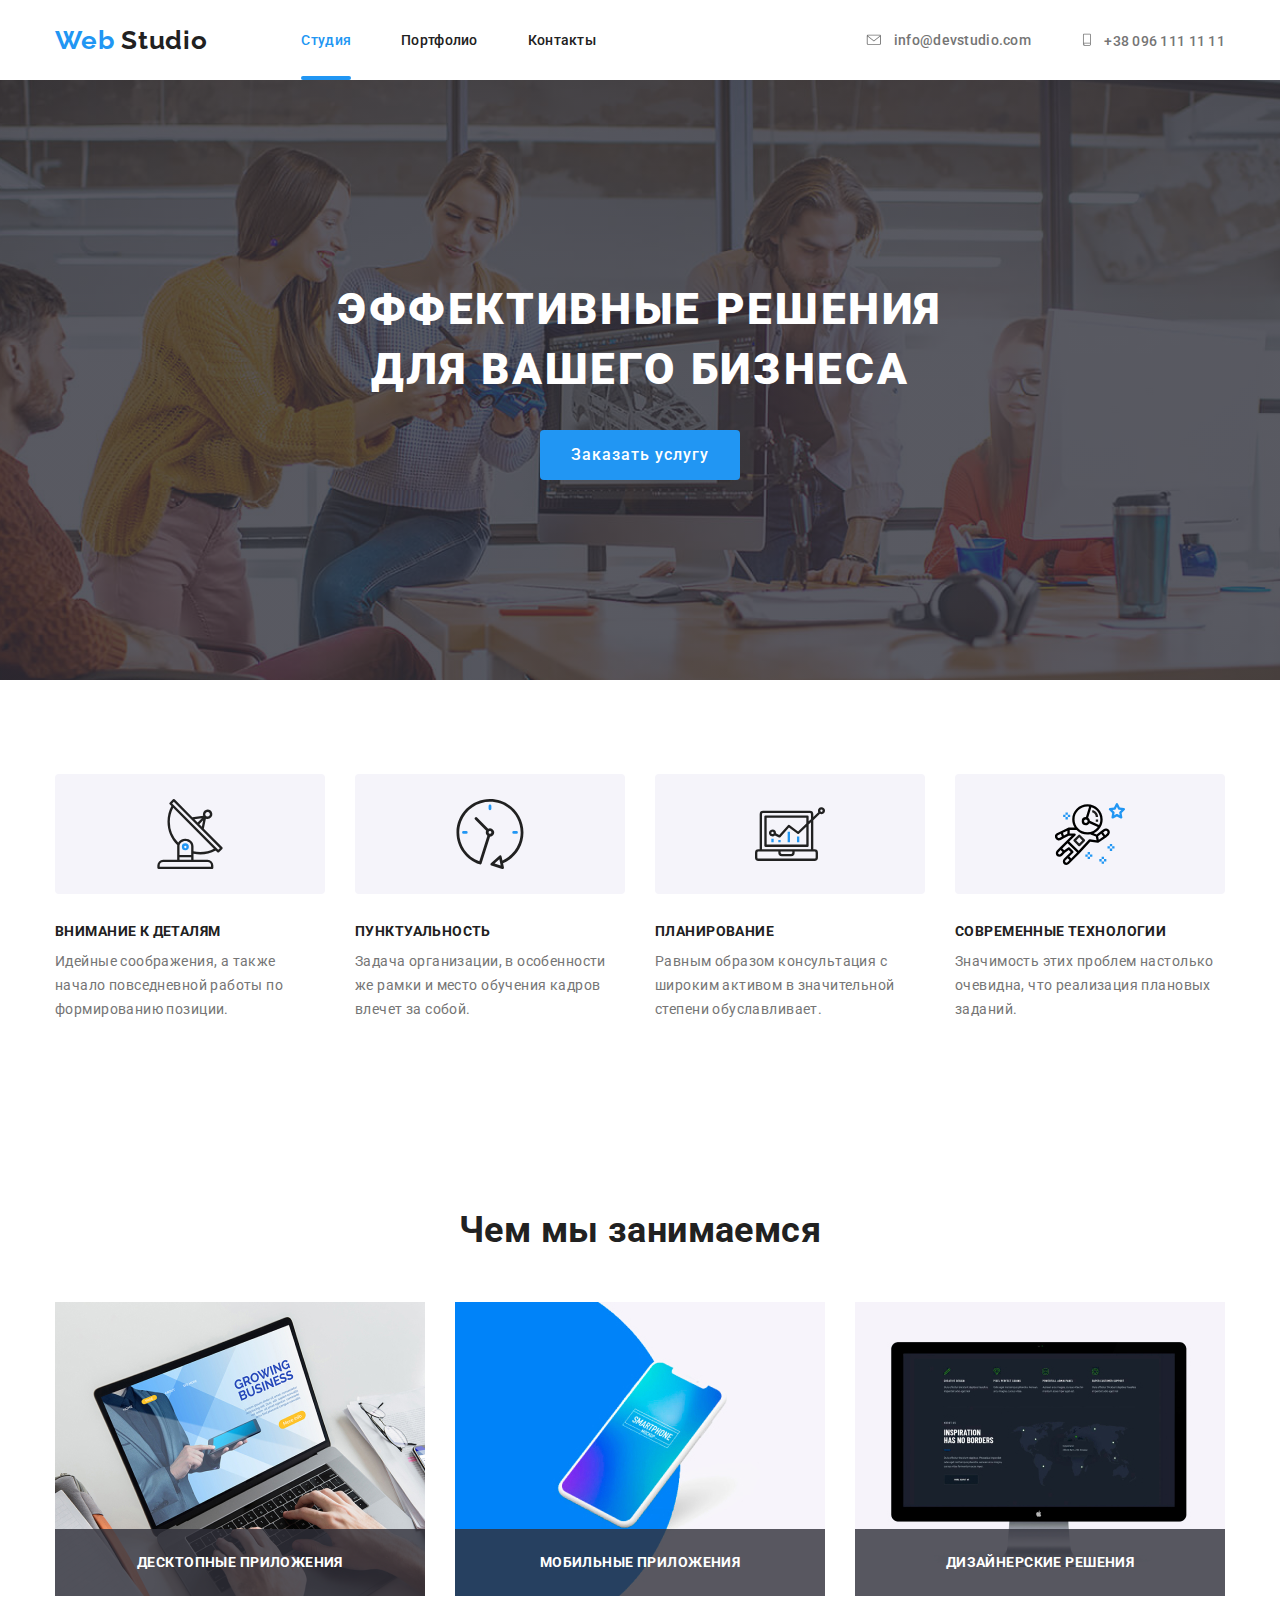
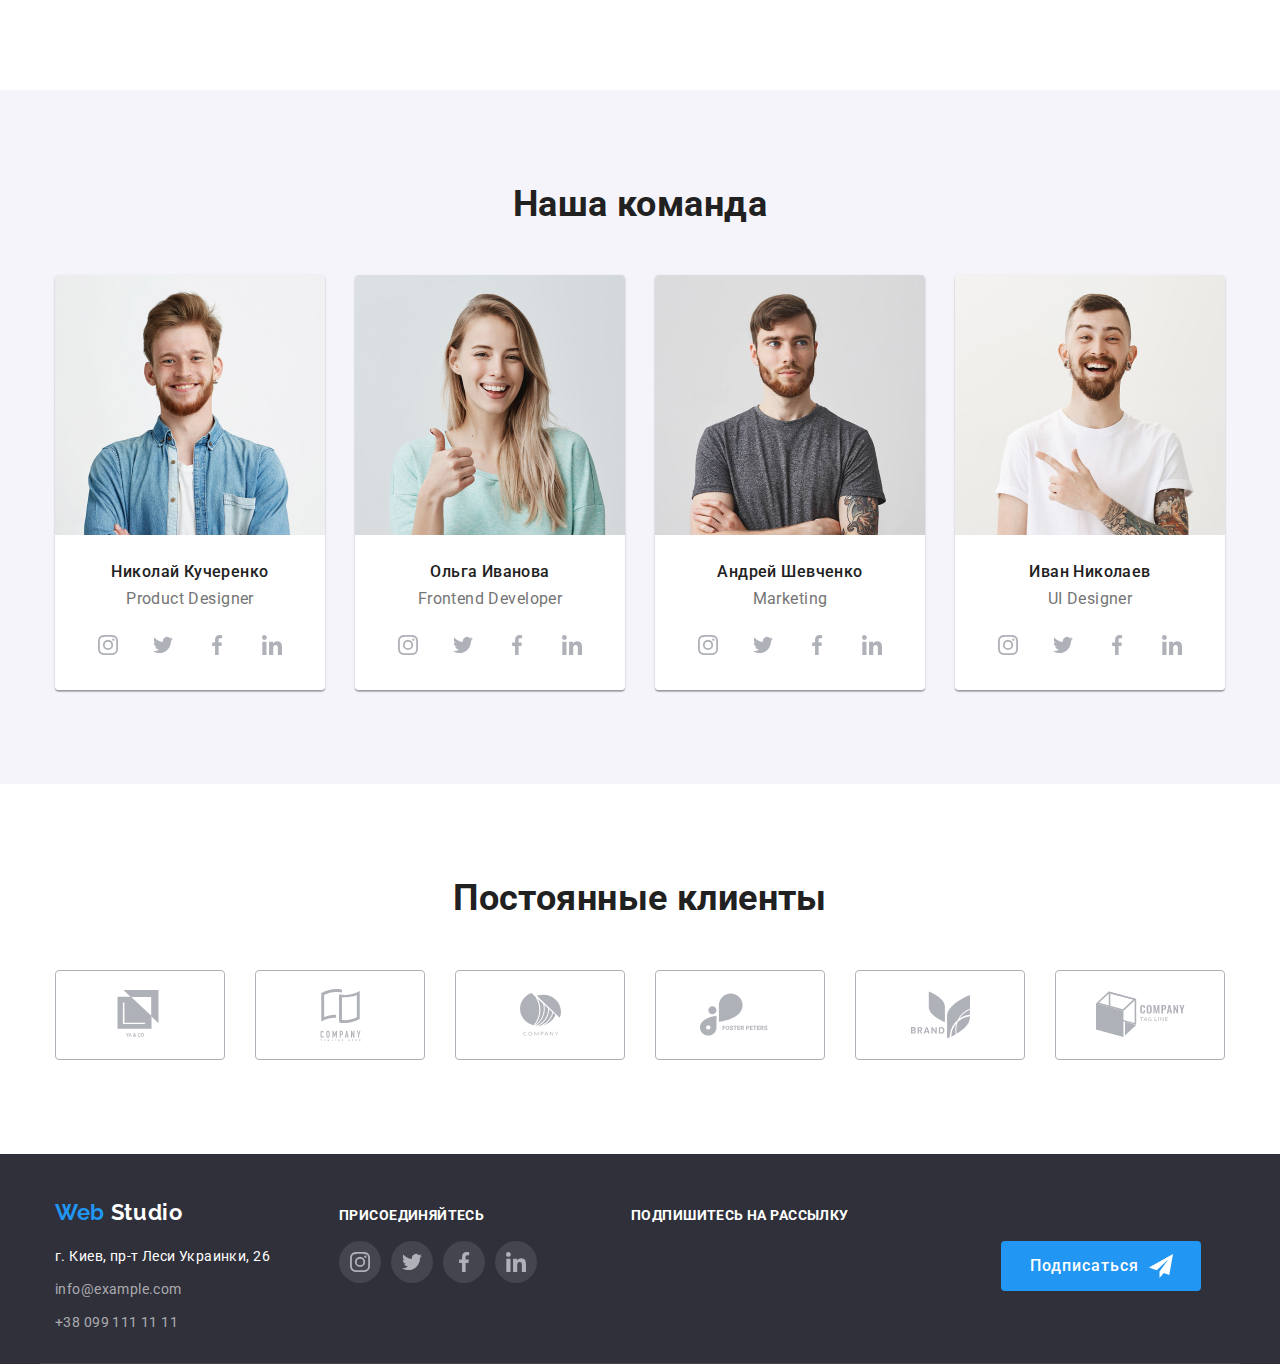
<file: index.html>
<!DOCTYPE html>
<html lang="ru">
  <head>
    <meta charset="UTF-8" />
    <meta name="viewport" content="width=device-width, initial-scale=1.0" />
    <link
      rel="stylesheet"
      href="https://fonts.googleapis.com/css2?family=Raleway:wght@700&family=Roboto:wght@400;500;900&display=swap"
    />
    <link
      rel="stylesheet"
      href="https://cdnjs.cloudflare.com/ajax/libs/modern-normalize/0.6.0/modern-normalize.min.css"
    />
    <link rel="stylesheet" href="./css/styles.css" />
    <title>Студия</title>
  </head>

  <body>
    <header>
      <div class="container">
        <a href="./index.html" class="logo" id="top"
          ><span class="active">Web</span> Studio</a
        >
        <nav class="navigation">
          <ul class="nav-list">
            <li class="nav-item">
              <a href="./index.html" class="nav-linc activenav">Студия</a>
            </li>
            <li class="nav-item">
              <a href="./portfolio.html" class="nav-linc">Портфолио</a>
            </li>
            <li class="nav-item"><a href="" class="nav-linc">Контакты</a></li>
          </ul>
        </nav>
        <address>
          <ul class="contacts-list">
            <li class="contacts-item">
              <a href="mailto:info@devstudio.com" class="headericon"
                ><svg class="icon-mail" width="16" height="12">
                  <use href="./images/sprite.svg#iconmail"></use>
                </svg>
                info@devstudio.com</a
              >
            </li>
            <li class="contacts-item">
              <a href="tel:+380961111111" class="headericon"
                ><svg class="icon-phone" width="10" height="15">
                  <use href="./images/sprite.svg#icontelephone01"></use>
                </svg>
                +38 096 111 11 11</a
              >
            </li>
          </ul>
        </address>
      </div>
    </header>
    <main>
      <!-- Hero -->
      <section class="hero">
        <h1 class="hero-title">
          Эффективные решения <br />
          для вашего бизнеса
        </h1>
        <button type="button" class="button main">Заказать услугу</button>
      </section>
      <!-- Features -->
      <section class="features">
        <div class="container">
          <h2 class="title">Наши преимущества</h2>
          <!--Спрятать заголовок-->
          <ul class="features-list">
            <li class="featitem satelite">
              <div class="itemfeatitem">
                <svg class="featuresicon" width="70" height="70">
                  <use href="./images/sprite.svg#iconisatelite"></use>
                </svg>
              </div>
              <h3 class="item-title">Внимание к деталям</h3>
              <p class="item-text">
                Идейные соображения, а также начало повседневной работы по
                формированию позиции.
              </p>
            </li>
            <li class="featitem clock">
              <div class="itemfeatitem">
                <svg class="featuresicon" width="70" height="70">
                  <use href="./images/sprite.svg#iconiclock"></use>
                </svg>
              </div>
              <h3 class="item-title">Пунктуальность</h3>
              <p class="item-text">
                Задача организации, в особенности же рамки и место обучения
                кадров влечет за собой.
              </p>
            </li>
            <li class="featitem diagram">
              <div class="itemfeatitem">
                <svg class="featuresicon" width="70" height="70">
                  <use href="./images/sprite.svg#iconidiagram"></use>
                </svg>
              </div>
              <h3 class="item-title">Планирование</h3>
              <p class="item-text">
                Равным образом консультация с широким активом в значительной
                степени обуславливает.
              </p>
            </li>
            <li class="featitem astronaut">
              <div class="itemfeatitem">
                <svg class="featuresicon" width="70" height="70">
                  <use href="./images/sprite.svg#iconiastronaut"></use>
                </svg>
              </div>
              <h3 class="item-title">Современные технологии</h3>
              <p class="item-text">
                Значимость этих проблем настолько очевидна, что реализация
                плановых заданий.
              </p>
            </li>
          </ul>
        </div>
      </section>
      <!-- Wedoit -->
      <section class="wedoit">
        <div class="container">
          <h2 class="title">Чем мы занимаемся</h2>
          <ul class="wedoit-list">
            <li class="wedoit-item">
              <div class="item-link" href="">
                <img src="./images/img011.jpg" alt="Изображение ноутбука" />
                <h3 class="item-title">Десктопные приложения</h3>
              </div>
            </li>
            <li class="wedoit-item">
              <div class="wedo-image">
                <img src="./images/img012.jpg" alt="Изображение телефона" />
                <h3 class="item-title">Мобильные приложения</h3>
              </div>
            </li>
            <li class="wedoit-item">
              <div class="wedo-image">
                <img src="./images/img013.jpg" alt="Изображение монитора" />
                <h3 class="item-title">Дизайнерские решения</h3>
              </div>
            </li>
          </ul>
        </div>
      </section>
      <!-- Team -->
      <section class="team">
        <div class="container">
          <h2 class="title">Наша команда</h2>
          <ul class="team-list">
            <li class="team-item">
              <div class="team-photo">
                <img src="./images/john.jpg" alt="Фото Николая" />
              </div>
              <div class="team-item-info">
                <h3 class="item-title">Николай Кучеренко</h3>
                <p class="item-descriptionteam" lang="en">Product Designer</p>
                <ul class="social">
                  <li class="social-item">
                    <a href="" class="sociallinc"
                      ><svg class="socialicon" width="20" height="20">
                        <use href="./images/sprite.svg#iconinstagram"></use>
                      </svg>
                    </a>
                  </li>
                  <li class="social-item">
                    <a href="" class="sociallinc"
                      ><svg class="socialicon" width="20" height="20">
                        <use href="./images/sprite.svg#icontvitter"></use>
                      </svg>
                    </a>
                  </li>
                  <li class="social-item">
                    <a href="" class="sociallinc"
                      ><svg class="socialicon" width="20" height="20">
                        <use href="./images/sprite.svg#iconfasebook"></use>
                      </svg>
                    </a>
                  </li>
                  <li class="social-item">
                    <a href="" class="sociallinc"
                      ><svg class="socialicon" width="20" height="20">
                        <use href="./images/sprite.svg#iconin"></use>
                      </svg>
                    </a>
                  </li>
                </ul>
              </div>
            </li>
            <li class="team-item">
              <div class="team-photo">
                <img src="./images/marta.jpg" alt="Фото Ольги" />
              </div>
              <div class="team-item-info">
                <h3 class="item-title">Ольга Иванова</h3>
                <p class="item-descriptionteam" lang="en">Frontend Developer</p>
                <ul class="social">
                  <li class="social-item">
                    <a href="" class="sociallinc"
                      ><svg class="socialicon" width="20" height="20">
                        <use href="./images/sprite.svg#iconinstagram"></use>
                      </svg>
                    </a>
                  </li>
                  <li class="social-item">
                    <a href="" class="sociallinc"
                      ><svg class="socialicon" width="20" height="20">
                        <use href="./images/sprite.svg#icontvitter"></use>
                      </svg>
                    </a>
                  </li>
                  <li class="social-item">
                    <a href="" class="sociallinc"
                      ><svg class="socialicon" width="20" height="20">
                        <use href="./images/sprite.svg#iconfasebook"></use>
                      </svg>
                    </a>
                  </li>
                  <li class="social-item">
                    <a href="" class="sociallinc"
                      ><svg class="socialicon" width="20" height="20">
                        <use href="./images/sprite.svg#iconin"></use>
                      </svg>
                    </a>
                  </li>
                </ul>
              </div>
            </li>
            <li class="team-item">
              <div class="team-photo">
                <img src="./images/robert.jpg" alt="Фото Андрея" />
              </div>
              <div class="team-item-info">
                <h3 class="item-title">Андрей Шевченко</h3>
                <p class="item-descriptionteam" lang="en">Marketing</p>
                <ul class="social">
                  <li class="social-item">
                    <a href="" class="sociallinc"
                      ><svg class="socialicon" width="20" height="20">
                        <use href="./images/sprite.svg#iconinstagram"></use>
                      </svg>
                    </a>
                  </li>
                  <li class="social-item">
                    <a href="" class="sociallinc"
                      ><svg class="socialicon" width="20" height="20">
                        <use href="./images/sprite.svg#icontvitter"></use>
                      </svg>
                    </a>
                  </li>
                  <li class="social-item">
                    <a href="" class="sociallinc"
                      ><svg class="socialicon" width="20" height="20">
                        <use href="./images/sprite.svg#iconfasebook"></use>
                      </svg>
                    </a>
                  </li>
                  <li class="social-item">
                    <a href="" class="sociallinc"
                      ><svg class="socialicon" width="20" height="20">
                        <use href="./images/sprite.svg#iconin"></use>
                      </svg>
                    </a>
                  </li>
                </ul>
              </div>
            </li>
            <li class="team-item">
              <div class="team-photo">
                <img src="./images/martin.jpg" alt="Фото Ивана" />
              </div>
              <div class="team-item-info">
                <h3 class="item-title">Иван Николаев</h3>
                <p class="item-descriptionteam" lang="en">UI Designer</p>
                <ul class="social">
                  <li class="social-item">
                    <a href="" class="sociallinc"
                      ><svg class="socialicon" width="20" height="20">
                        <use href="./images/sprite.svg#iconinstagram"></use>
                      </svg>
                    </a>
                  </li>
                  <li class="social-item">
                    <a href="" class="sociallinc"
                      ><svg class="socialicon" width="20" height="20">
                        <use href="./images/sprite.svg#icontvitter"></use>
                      </svg>
                    </a>
                  </li>
                  <li class="social-item">
                    <a href="" class="sociallinc"
                      ><svg class="socialicon" width="20" height="20">
                        <use href="./images/sprite.svg#iconfasebook"></use>
                      </svg>
                    </a>
                  </li>
                  <li class="social-item">
                    <a href="" class="sociallinc"
                      ><svg class="socialicon" width="20" height="20">
                        <use href="./images/sprite.svg#iconin"></use>
                      </svg>
                    </a>
                  </li>
                </ul>
              </div>
            </li>
          </ul>
        </div>
      </section>
      <!-- Clients -->
      <section class="clients">
        <div class="container">
          <h2 class="title">Постоянные клиенты</h2>
          <ul class="clients-list">
            <li class="clients-item">
              <a href="" class="clientlinc"
                ><svg class="clienticon" width="50" height="50">
                  <use href="./images/sprite.svg#icondclient1"></use></svg
              ></a>
            </li>
            <li class="clients-item">
              <a href="#" class="clientlinc"
                ><svg class="clienticon" width="53" height="52">
                  <use href="./images/sprite.svg#icondclient2"></use></svg
              ></a>
            </li>
            <li class="clients-item">
              <a href="#" class="clientlinc"
                ><svg class="clienticon" width="43" height="43">
                  <use href="./images/sprite.svg#icondclient3"></use></svg
              ></a>
            </li>
            <li class="clients-item">
              <a href="#" class="clientlinc"
                ><svg class="clienticon" width="80" height="80">
                  <use href="./images/sprite.svg#icondclient4"></use></svg
              ></a>
            </li>
            <li class="clients-item">
              <a href="#" class="clientlinc"
                ><svg class="clienticon" width="59" height="60">
                  <use href="./images/sprite.svg#icondclient5"></use></svg
              ></a>
            </li>
            <li class="clients-item">
              <a href="#" class="clientlinc"
                ><svg class="clienticon" width="89" height="89">
                  <use href="./images/sprite.svg#icondclient6"></use></svg
              ></a>
            </li>
          </ul>
        </div>
      </section>
    </main>
    <footer>
      <div class="container">
        <div>
          <a class="logo" href=""><span class="active">Web</span> Studio</a>
          <address class="address">
            <ul class="address-list">
              <li class="address-item">г. Киев, пр-т Леси Украинки, 26</li>
              <li class="address-item">
                <a href="mailto:info@example.com">info@example.com</a>
              </li>
              <li class="address-item">
                <a href="tel:+380991111111">+38 099 111 11 11</a>
              </li>
            </ul>
          </address>
        </div>
        <div class="subscribe-social">
          <p class="subscribe">Присоединяйтесь</p>
          <ul class="social">
            <li class="social-item">
              <a href="" class="sociallinc"
                ><svg class="socialicon" width="20" height="20">
                  <use href="./images/sprite.svg#iconinstagram"></use>
                </svg>
              </a>
            </li>
            <li class="social-item">
              <a href="" class="sociallinc"
                ><svg class="socialicon" width="20" height="20">
                  <use href="./images/sprite.svg#icontvitter"></use>
                </svg>
              </a>
            </li>
            <li class="social-item">
              <a href="" class="sociallinc"
                ><svg class="socialicon" width="20" height="20">
                  <use href="./images/sprite.svg#iconfasebook"></use>
                </svg>
              </a>
            </li>
            <li class="social-item">
              <a href="" class="sociallinc"
                ><svg class="socialicon" width="20" height="20">
                  <use href="./images/sprite.svg#iconin"></use>
                </svg>
              </a>
            </li>
          </ul>
        </div>
        <div class="containt-subscribe">
          <div class="subscribe-form">
            <p class="subscribe">Подпишитесь на рассылку</p>
          </div>
          <!-- <div class="footteremail">E-mail</div> -->
          <div class="footbutton">
            <button type="button" class="button main btn-form-footer">
              Подписаться<svg class="sendicon" width="24" height="24">
                <use href="./images/sprite.svg#iconiconsend"></use>
              </svg>
            </button>
          </div>
        </div>
      </div>
    </footer>
  </body>
</html>
</file>
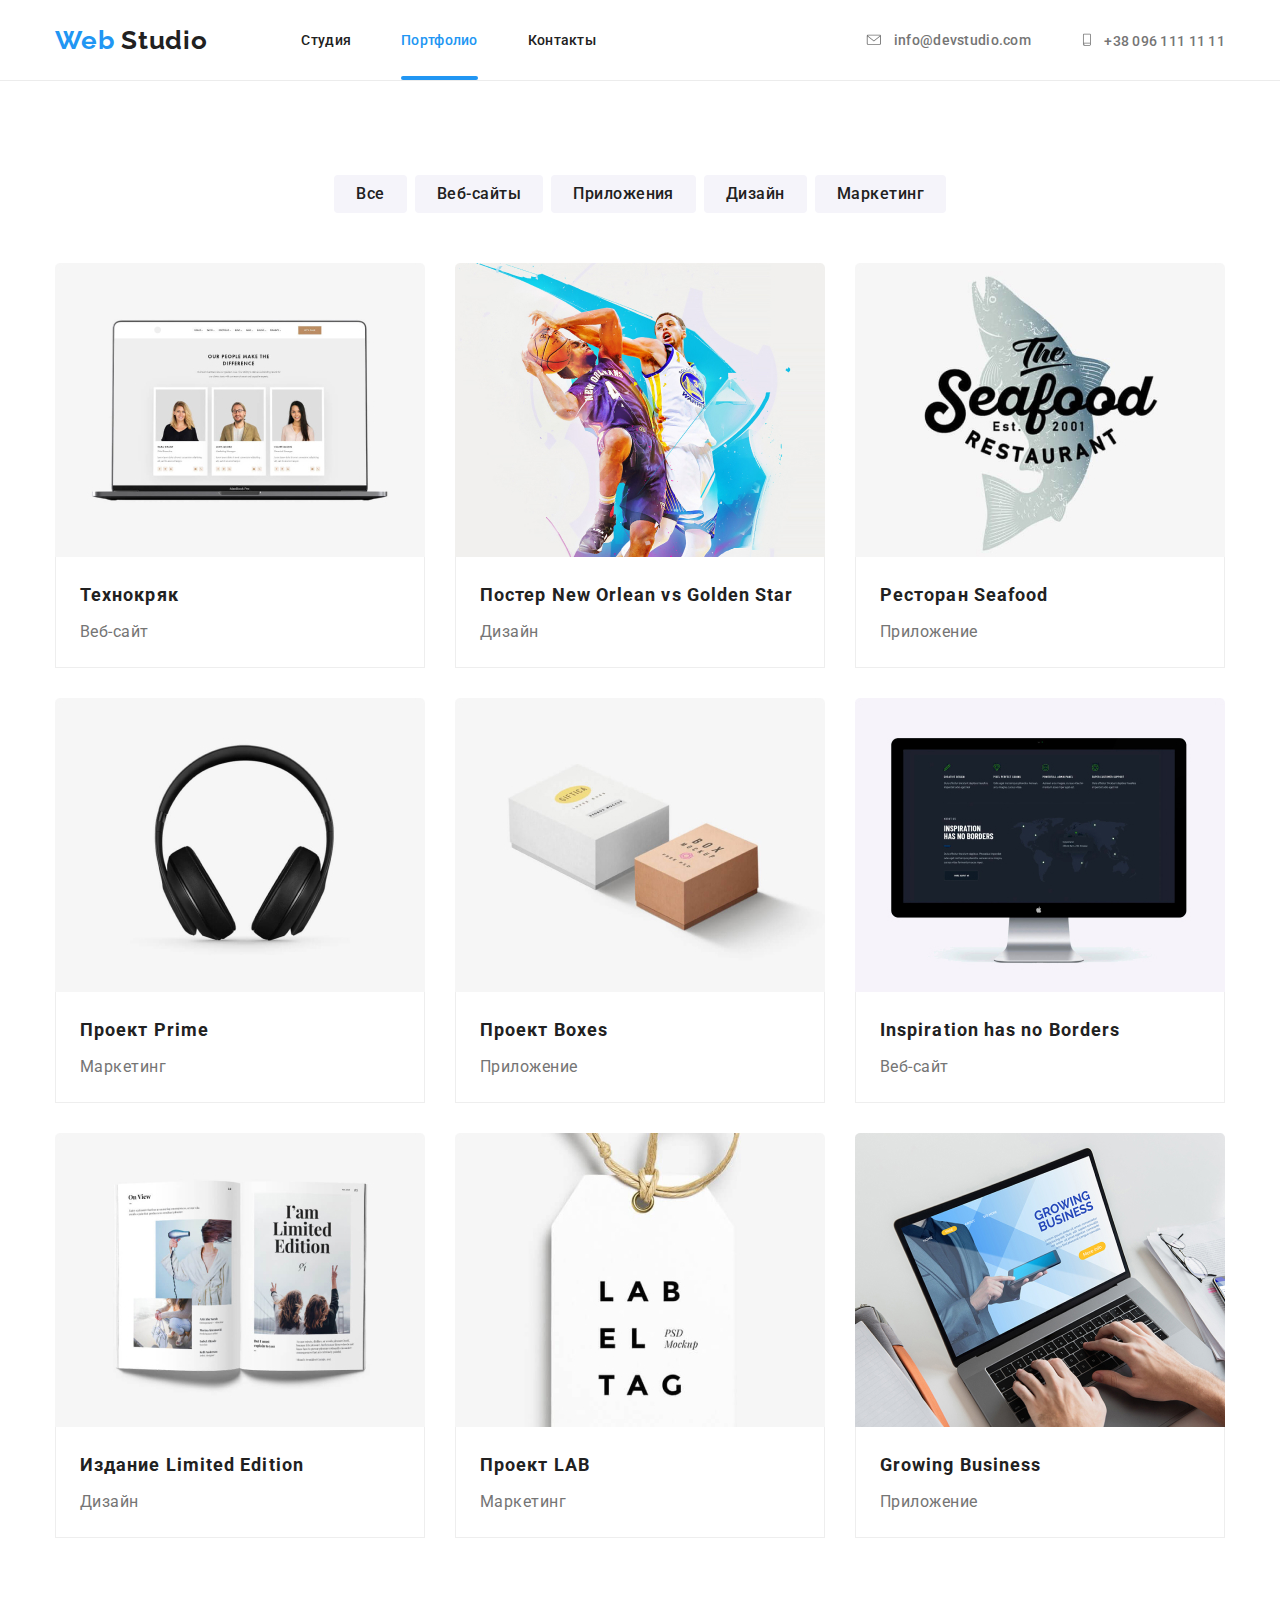
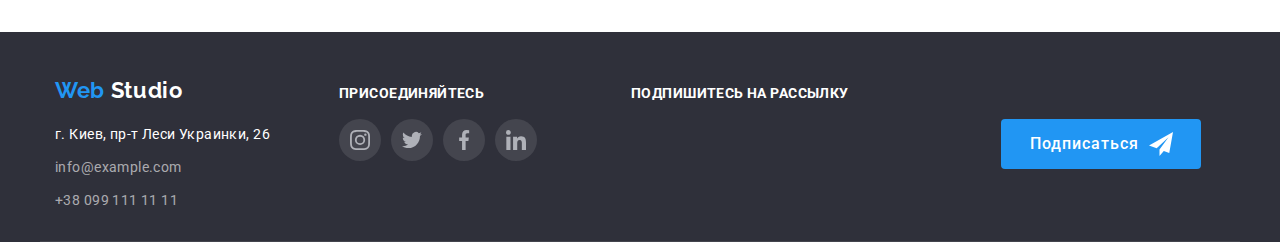
<file: portfolio.html>
<!DOCTYPE html>
<html lang="ru">
  <head>
    <meta charset="UTF-8" />
    <meta name="viewport" content="width=device-width, initial-scale=1.0" />
    <link
      rel="stylesheet"
      href="https://fonts.googleapis.com/css2?family=Raleway:wght@700&family=Roboto:wght@400;500;900&display=swap"
    />
    <link
      rel="stylesheet"
      href="https://cdnjs.cloudflare.com/ajax/libs/modern-normalize/0.6.0/modern-normalize.min.css"
    />
    <link rel="stylesheet" href="./css/styles.css" />
    <title>Портфолиo</title>
  </head>

  <body class="body">
    <header class="portfolioheader">
      <div class="container">
        <a href="./index.html" class="logo" id="top"
          ><span class="active">Web</span> Studio</a
        >
        <nav class="navigation">
          <ul class="nav-list">
            <li class="nav-item">
              <a href="./index.html" class="nav-linc">Студия</a>
            </li>
            <li class="nav-item">
              <a href="./portfolio.html" class="nav-linc activenav"
                >Портфолио</a
              >
            </li>
            <li class="nav-item"><a href="" class="nav-linc">Контакты</a></li>
          </ul>
        </nav>
        <address>
          <ul class="contacts-list">
            <li class="contacts-item">
              <a href="mailto:info@devstudio.com" class="headericon"
                ><svg class="icon-mail" width="16" height="12">
                  <use href="./images/sprite.svg#iconmail"></use>
                </svg>
                info@devstudio.com</a
              >
            </li>
            <li class="contacts-item">
              <a href="tel:+380961111111" class="headericon"
                ><svg class="icon-phone" width="10" height="15">
                  <use href="./images/sprite.svg#icontelephone01"></use>
                </svg>
                +38 096 111 11 11</a
              >
            </li>
          </ul>
        </address>
      </div>
    </header>
    <main>
      <section class="our-works">
        <div class="container">
          <h1>Наши работы</h1>
          <!-- Скрыть заголовок -->
          <!-- кнопки -->
          <ul class="filters-list">
            <li class="filters-item">
              <button type="button" class="button shadow">Все</button>
            </li>
            <li class="filters-item">
              <button type="button" class="button shadow">Веб-сайты</button>
            </li>
            <li class="filters-item">
              <button type="button" class="button shadow">Приложения</button>
            </li>
            <li class="filters-item">
              <button type="button" class="button shadow">Дизайн</button>
            </li>
            <li class="filters-item">
              <button type="button" class="button shadow">Маркетинг</button>
            </li>
          </ul>
          <!-- список -->
          <ul class="works">
            <li class="works-item">
              <a class="item-link" href="#">
                <div class="imageportfolio">
                  <img
                    src="./images/portfolio-noutbook.jpg"
                    alt="Изображение ноутбука"
                    width="370"
                    height="294"
                  />
                  <div class="overlay-description">
                    <p class="item-description">
                      Технокряк это современная площадка распространения
                      коронавируса. Компании используют эту платформу для
                      цифрового шпионажа и атак на защищённые сервера
                      конкурентов.
                    </p>
                  </div>
                </div>
                <div class="item-info">
                  <h2 class="item-title">Технокряк</h2>
                  <p class="filter-type">Веб-сайт</p>
                </div>
              </a>
            </li>
            <li class="works-item">
              <a class="item-link" href="#">
                <div class="imageportfolio">
                  <img
                    src="./images/portfolio-bascket.jpg"
                    alt="Постер New Orlean vs Golden Star"
                    width="370"
                    height="294"
                  />
                  <div class="overlay-description">
                    <p class="item-description">
                      Технокряк это современная площадка распространения
                      коронавируса. Компании используют эту платформу для
                      цифрового шпионажа и атак на защищённые сервера
                      конкурентов.
                    </p>
                  </div>
                </div>
                <div class="item-info">
                  <h2 class="item-title">Постер New Orlean vs Golden Star</h2>
                  <p class="filter-type">Дизайн</p>
                </div>
              </a>
            </li>
            <li class="works-item">
              <a class="item-link" href="#">
                <div class="imageportfolio">
                  <img
                    src="./images/portfolio-fish.jpg"
                    alt="Изображение лого ресторана"
                    width="370"
                    height="294"
                  />
                  <div class="overlay-description">
                    <p class="item-description">
                      Технокряк это современная площадка распространения
                      коронавируса. Компании используют эту платформу для
                      цифрового шпионажа и атак на защищённые сервера
                      конкурентов.
                    </p>
                  </div>
                </div>
                <div class="item-info">
                  <h2 class="item-title">Ресторан Seafood</h2>
                  <p class="filter-type">Приложение</p>
                </div>
              </a>
            </li>
            <li class="works-item">
              <a class="item-link" href="#">
                <div class="imageportfolio">
                  <img
                    src="./images/portfolio-headphones.jpg"
                    alt="Изображение наушников"
                    width="370"
                    height="294"
                  />
                  <div class="overlay-description">
                    <p class="item-description">
                      Технокряк это современная площадка распространения
                      коронавируса. Компании используют эту платформу для
                      цифрового шпионажа и атак на защищённые сервера
                      конкурентов.
                    </p>
                  </div>
                </div>
                <div class="item-info">
                  <h2 class="item-title">Проект Prime</h2>
                  <p class="filter-type">Маркетинг</p>
                </div>
              </a>
            </li>
            <li class="works-item">
              <a class="item-link" href="#">
                <div class="imageportfolio">
                  <img
                    src="./images/portfolio-boxes.jpg"
                    alt="Изображение коробок"
                    width="370"
                    height="294"
                  />
                  <div class="overlay-description">
                    <p class="item-description">
                      Технокряк это современная площадка распространения
                      коронавируса. Компании используют эту платформу для
                      цифрового шпионажа и атак на защищённые сервера
                      конкурентов.
                    </p>
                  </div>
                </div>
                <div class="item-info">
                  <h2 class="item-title">Проект Boxes</h2>
                  <p class="filter-type">Приложение</p>
                </div>
              </a>
            </li>
            <li class="works-item">
              <a class="item-link" href="">
                <div class="imageportfolio">
                  <img
                    src="./images/portfolio-imac.jpg"
                    alt="Изображение монитора"
                    width="370"
                    height="294"
                  />
                  <div class="overlay-description">
                    <p class="item-description">
                      Технокряк это современная площадка распространения
                      коронавируса. Компании используют эту платформу для
                      цифрового шпионажа и атак на защищённые сервера
                      конкурентов.
                    </p>
                  </div>
                </div>
                <div class="item-info">
                  <h2 class="item-title">Inspiration has no Borders</h2>
                  <p class="filter-type">Веб-сайт</p>
                </div>
              </a>
            </li>
            <li class="works-item">
              <a class="item-link" href="">
                <div class="imageportfolio">
                  <img
                    src="./images/portfolio-magazine.jpg"
                    alt="Изображение книги"
                    width="370"
                    height="294"
                  />
                  <div class="overlay-description">
                    <p class="item-description">
                      Технокряк это современная площадка распространения
                      коронавируса. Компании используют эту платформу для
                      цифрового шпионажа и атак на защищённые сервера
                      конкурентов.
                    </p>
                  </div>
                </div>
                <div class="item-info">
                  <h2 class="item-title">Издание Limited Edition</h2>
                  <p class="filter-type">Дизайн</p>
                </div>
              </a>
            </li>
            <li class="works-item">
              <a class="item-link" href="">
                <div class="imageportfolio">
                  <img
                    src="./images/portfolio-lable.jpg"
                    alt="Изображение логотипа компании"
                    width="370"
                    height="294"
                  />
                  <div class="overlay-description">
                    <p class="item-description">
                      Технокряк это современная площадка распространения
                      коронавируса. Компании используют эту платформу для
                      цифрового шпионажа и атак на защищённые сервера
                      конкурентов.
                    </p>
                  </div>
                </div>
                <div class="item-info">
                  <h2 class="item-title">Проект LAB</h2>
                  <p class="filter-type">Маркетинг</p>
                </div>
              </a>
            </li>
            <li class="works-item">
              <a class="item-link" href="">
                <div class="imageportfolio">
                  <img
                    src="./images/portfolio-heandlaptop.jpg"
                    alt="Изображение ноутбука"
                    width="370"
                    height="294"
                  />
                  <div class="overlay-description">
                    <p class="item-description">
                      Технокряк это современная площадка распространения
                      коронавируса. Компании используют эту платформу для
                      цифрового шпионажа и атак на защищённые сервера
                      конкурентов.
                    </p>
                  </div>
                </div>
                <div class="item-info">
                  <h2 class="item-title">Growing Business</h2>
                  <p class="filter-type">Приложение</p>
                </div>
              </a>
            </li>
          </ul>
        </div>
      </section>
    </main>
    <footer>
      <div class="container">
        <div>
          <a class="logo" href=""><span class="active">Web</span> Studio</a>
          <address class="address">
            <ul class="address-list">
              <li class="address-item">г. Киев, пр-т Леси Украинки, 26</li>
              <li class="address-item">
                <a href="mailto:info@example.com">info@example.com</a>
              </li>
              <li class="address-item">
                <a href="tel:+380991111111">+38 099 111 11 11</a>
              </li>
            </ul>
          </address>
        </div>
        <div class="subscribe-social">
          <p class="subscribe">Присоединяйтесь</p>
          <ul class="social">
            <li class="social-item">
              <a href="" class="sociallinc"
                ><svg class="socialicon" width="20" height="20">
                  <use href="./images/sprite.svg#iconinstagram"></use>
                </svg>
              </a>
            </li>
            <li class="social-item">
              <a href="" class="sociallinc"
                ><svg class="socialicon" width="20" height="20">
                  <use href="./images/sprite.svg#icontvitter"></use>
                </svg>
              </a>
            </li>
            <li class="social-item">
              <a href="" class="sociallinc"
                ><svg class="socialicon" width="20" height="20">
                  <use href="./images/sprite.svg#iconfasebook"></use>
                </svg>
              </a>
            </li>
            <li class="social-item">
              <a href="" class="sociallinc"
                ><svg class="socialicon" width="20" height="20">
                  <use href="./images/sprite.svg#iconin"></use>
                </svg>
              </a>
            </li>
          </ul>
        </div>
        <div class="containt-subscribe">
          <div class="subscribe-form">
            <p class="subscribe">Подпишитесь на рассылку</p>
          </div>
          <!-- <div class="footteremail">E-mail</div> -->
          <div class="footbutton">
            <button type="button" class="button main btn-form-footer">
              Подписаться<svg class="sendicon" width="24" height="24">
                <use href="./images/sprite.svg#iconiconsend"></use>
              </svg>
            </button>
          </div>
        </div>
      </div>
    </footer>
  </body>
</html>
</file>
<file: css/styles.css>
/* цвет основного текста color: #757575;
цвет дополнительгого текста color: #212121; 
цвет активного текста color: #2196F3; */

:root {
  --main-text-color: #757575;
  --additional-text-color: #212121;
  --active-color: #2196f3;
  --footer-background-color: #2f303a;
  --timing-funktion: cubic-bezier(0.4, 0, 0.2, 1);
}
html {
  box-sizing: border-box;
}
*,
::before,
::after {
  box-sizing: inherit;
}

h1,
h2,
h3,
p {
  margin-top: 0px;
  margin-bottom: 0px;
}
ul {
  list-style: none;
  padding-left: 0px;
  margin: 0px;
}
img {
  display: block;
}

body {
  font-family: "Roboto", sans-serif;
  color: var(--main-text-color);
  font-size: 14px;
  line-height: 1.71;
  letter-spacing: 0.03em;
}

.container {
  justify-content: space-between;
  width: 1200px;
  margin-top: 0px;
  margin-bottom: 0px;
  margin-left: auto;
  margin-right: auto;
  padding-top: 94px;
  padding-right: 15px;
  padding-bottom: 94px;
  padding-left: 15px;
}

header .container,
footer .container {
  padding-top: 0px;
  padding-bottom: 0px;
}

/* Social list items */

.social {
  display: flex;
  justify-content: space-between;
}

.sociallinc {
  display: flex;
  height: 42px;
  width: 42px;
  border-radius: 50%;
  align-items: center;
  justify-content: center;
  padding: 0;
  fill: #afb1b8;
  transition: fill 250ms var(--timing-funktion),
    background-color 250ms var(--timing-funktion);
}

footer .sociallinc {
  border-radius: 50%;
  background: rgba(255, 255, 255, 0.1);
}

.sociallinc:hover,
.sociallinc:focus {
  fill: #ffffff;
  background-color: var(--active-color);
}

/* Button */
.button {
  color: var(--additional-text-color);
  font-size: 16px;
  font-weight: 500;
  line-height: 1.87;
  letter-spacing: 0.06em;
  background-color: #f5f4fa;
  cursor: pointer;

  min-width: 200px;
  min-height: 50px;
  border: 1px transparent;
  border-radius: 4px;
  transition: color 250ms var(--timing-funktion),
    background-color 250ms var(--timing-funktion),
    box-shadow 250ms var(--timing-funktion);
}

.button:hover,
.button:focus {
  color: #ffffff;
  background-color: var(--active-color);
  box-shadow: 0px 4px 4px rgba(0, 0, 0, 0.15);
}

.button.main {
  color: #ffffff;
  background-color: var(--active-color);
}

.footbutton {
  margin-top: 0px;
  margin-left: 0px;
  padding-top: 0px;
}

.footteremail {
  display: flex;
  align-items: center;
}

.btn-form-footer {
  margin-left: 464px;
  display: flex;
  align-items: center;
  padding-left: 29px;
  padding-top: 10px;
  padding-right: 28px;
  padding-bottom: 10px;
}

/* Header */
header {
  font-family: Roboto;
  font-style: normal;
  font-weight: 500;
  font-size: 14px;
  line-height: 16px;
  letter-spacing: 0.02em;

  color: #212121;
}

.portfolioheader {
  border-bottom: 1px solid #ececec;
}

header .container {
  display: flex;
  align-items: center;
}

header a {
  text-decoration: none;
}

.address {
  display: block;
  font-style: none;
}

.logo {
  font-family: "Raleway", sans-serif;
  color: var(--additional-text-color);
  font-size: 26px;
  font-weight: 700;
  line-height: 1.19;
  letter-spacing: 0.03em;
  margin-right: 85px;
}

.active {
  color: var(--active-color);
}

.nav-item .nav-linc.activenav {
  position: relative;
  color: var(--active-color);
}

.activenav::after {
  content: "";
  position: absolute;

  left: 0;
  bottom: 0;

  width: 100%;
  height: 4px;

  background-color: var(--active-color);

  border-radius: 2px;
}

.nav-list {
  display: flex;
}

.nav-item {
  transition: color 250ms var(--timing-funktion);
}

.nav-item:not(:last-child) {
  margin-right: 50px;
}

.nav-linc {
  position: relative;

  display: block;
  text-decoration: none;
}

.nav-item .nav-linc {
  display: block;
  color: var(--additional-text-color);
  padding-top: 32px;
  padding-bottom: 32px;
  transition: color 250ms var(--timing-funktion);
}

.nav-item .nav-linc:hover,
.nav-item .nav-linc:focus {
  color: var(--active-color);
}

.contacts-list {
  display: flex;

  margin-right: auto;
  align-items: center;
  margin-left: 260px;
  padding-top: 32px;
  padding-bottom: 32px;

  font-family: Roboto;
  font-style: normal;
  font-weight: 500;
  font-size: 14px;
  line-height: 16px;
  letter-spacing: 0.02em;
  height: 80px;
}

.contacts-item:not(:last-child) {
  margin-right: 50px;
}

.icon-mail,
.icon-phone {
  display: inline-block;
  margin-right: 10px;
}

.headericon {
  align-items: center;

  color: var(--main-text-color);
  fill: var(--main-text-color);
  transition: color 250ms var(--timing-funktion),
    fill 250ms var(--timing-funktion);
}

.headericon:hover,
.headericon:focus {
  fill: var(--active-color);
  color: var(--active-color);
}

/* Footer */
footer {
  color: #ffffff;
  background-color: var(--footer-background-color);
}

footer .container {
  display: flex;
  align-items: baseline;
  justify-content: left;
  border-bottom: 1px solid rgba(255, 255, 255, 0.1);
  padding-top: 45px;
  padding-bottom: 28px;
}

footer .subscribe-social {
  margin-left: 69px;
}

footer .subscribe-form {
  margin-left: 94px;
}

footer a {
  text-decoration: none;
  display: block;
}

footer .logo {
  color: #ffffff;
  font-size: 22px;
  margin-right: 0px;
  margin-bottom: 20px;
}

.address-list li:not(:last-child) {
  margin-bottom: 9px;
}

.address-item {
  font-size: 14px;
  font-style: normal;
}

.address-item a {
  color: rgba(255, 255, 255, 0.6);
}

.address-item a:hover,
.address-item a:focus {
  color: var(--active-color);
}

footer .subscribe {
  font-size: 14px;
  font-weight: 700;
  line-height: 0.87;
  text-transform: uppercase;
  margin-bottom: 20px;
}

footer .social {
  padding: 0;
}

footer .social-item:not(:last-child) {
  margin-right: 10px;
}

.containt-subscribe {
  display: block;
}

.sendicon {
  margin-left: 10px;
}

/* Hero */
.hero {
  max-width: 1600px;
  min-height: 600px;
  margin-left: auto;
  margin-right: auto;

  background-image: linear-gradient(
      to right,
      rgba(47, 48, 58, 0.8),
      rgba(47, 48, 58, 0.8)
    ),
    url(../images/hero_img.jpg);
  background-size: cover;
  background-position: center;
  background-repeat: no-repeat;

  text-align: center;
  padding-top: 200px;
  padding-bottom: 200px;
  background-color: slategray;
}
.hero-title {
  color: #ffffff;
  font-size: 44px;
  line-height: 1.36;
  font-weight: 900;
  letter-spacing: 0.06em;
  text-transform: uppercase;
  margin-bottom: 30px;
}

/* Main */
.title {
  color: var(--additional-text-color);
  font-size: 36px;
  line-height: 1.16;
  font-weight: 700;
  text-align: center;
  margin-bottom: 50px;
}
.item-title {
  color: var(--additional-text-color);
  font-size: 14px;
  line-height: 0.87;
  text-transform: uppercase;
}
.item-text {
  font-size: 14px;
  line-height: 1.71;
}

/* Features */

.features .title {
  opacity: 0;
  margin-top: 0px;
  margin-bottom: 0px;
  height: 0px;
}

.features-list {
  display: flex;
}

.features .list-item {
  display: block;
}

.itemfeatitem {
  display: flex;
  width: 270px;
  height: 120px;
  align-items: center;
  justify-content: center;
  background-repeat: no-repeat;
  background-position: center;
  background-color: #f5f4fa;
  margin-bottom: 30px;
  border-radius: 4px;
}

.featitem {
  width: 270px;
}

.featitem:not(:last-child) {
  margin-right: 30px;
}

.features .item-title {
  line-height: 1.14;
  margin-bottom: 10px;
}

.features .item-text {
  text-align: left;
}

/* Wedoit */

.wedoit {
  list-style-type: none;
  text-decoration: none;
  display: block;
}

.wedoit-list {
  display: flex;
  justify-content: space-between;
}
.wedoit-item {
  display: block;
  position: relative;
}
.wedoit .wedo-image {
  display: block;
  background-color: unset;
}
.wedoit .item-title {
  text-align: center;
  margin: 0 auto;
  padding-top: 27px;
  padding-bottom: 27px;
  color: #ffffff;
  background-color: rgba(47, 48, 58, 0.8);

  width: 100%;
  position: absolute;
  left: 0px;
  bottom: 0px;
}

/* Team */
.team ul {
  list-style: none;
}
.team {
  font-size: 16px;
  text-align: center;
  line-height: 1.19;
  background: #f5f4fa;
}
.team-list {
  display: flex;
  justify-content: space-between;
}
.team-item {
  border-radius: 4px;
  box-shadow: 0px 2px 1px rgba(0, 0, 0, 0.2), 0px 1px 1px rgba(0, 0, 0, 0.14),
    0px 1px 3px rgba(0, 0, 0, 0.12);
  overflow: hidden;
}
.team-item-info {
  text-align: center;
  padding: 30px 32px 24px;
  background: #ffffff;
}
.team .item-title {
  font-size: 16px;
  font-weight: 500;
  text-transform: none;
  margin-bottom: 10px;
}
.team .item-descriptionteam {
  font-size: 16px;
  line-height: 1.19;
  margin-bottom: 16px;
}

/* Clients */

.clients-list {
  display: flex;
  justify-content: space-between;
}

.clientlinc {
  display: flex;
  align-items: center;
  justify-content: center;
  padding: 0;

  fill: #afb1b8;
  border: 1px solid #afb1b8;
  border-radius: 4px;
  height: 90px;
  width: 170px;
  cursor: pointer;

  transition: border-color 250ms var(--timing-funktion),
    fill 250ms var(--timing-funktion);
}

.clientlinc:hover,
.clientlinc:focus {
  border-color: var(--active-color);
  fill: var(--active-color);
}

/* Portfolio */

.our-works .container {
  padding-top: 94px;
}
/* спрятанный заголовок */
.our-works h1 {
  line-height: 0;
  opacity: 0;
  margin-top: 0px;
}
.our-works a {
  display: block;
  text-decoration: none;
}
.our-works ul {
  list-style: none;
}
.filters-list {
  display: flex;
  justify-content: center;
  text-align: center;
  margin-bottom: 50px;
}
.filters-item {
  min-width: 73px;
}
.filters-item:not(:last-child) {
  margin-right: 8px;
}
.our-works .button {
  margin: 0;
  padding: 6px 22px;
  min-width: 73px;
  min-height: 38px;
  letter-spacing: 0.03em;
  line-height: 1.62;
  cursor: pointer;
  border-radius: 4px;
}

.works {
  display: flex;
  flex-wrap: wrap;
  justify-content: space-between;
  margin: -15px;
}

.works-item {
  display: block;
  width: 370px;
  margin: 15px;
  transition: box-shadow 250ms var(--timing-funktion);
}

.works-item:focus,
.works-item:hover {
  box-shadow: 1px 4px 6px rgba(0, 0, 0, 0.16), 0px 4px 4px rgba(0, 0, 0, 0.06),
    0px 1px 1px rgba(0, 0, 0, 0.12);
}

.works-item .item-title {
  text-transform: none;
}

.imageportfolio {
  position: relative;
  overflow: hidden;
}
.overlay-description,
.item-description {
  position: absolute;
  left: 0;
  top: 0;
  width: 100%;
  height: 100%;
  opacity: 0;

  transition: transform 250ms var(--timing-funktion);
  transition: opacity 250ms var(--timing-funktion);
}

.item-description {
  display: block;
  padding-top: 63px;
  padding-right: 24px;
  padding-bottom: 63px;
  padding-left: 24px;

  font-weight: 400;
  font-size: 18px;
  line-height: 1.56;
  color: #ffffff;
}

.overlay-description {
  background-color: rgba(33, 150, 243, 0.9);

  transform: translateY(100%);
  opacity: 0;
  transition: transform 250ms var(--timing-funktion),
    opacity 250ms var(--timing-funktion);
}

.item-link:hover .overlay-description,
.item-link:focus .overlay-description {
  transform: translateY(0);
  opacity: 1;
}

.item-link {
  transition: transform 250ms var(--timing-funktion);
  transition: opacity 250ms var(--timing-funktion);
  transition: box-shadow 250ms var(--timing-funktion);
}

.item-link:hover,
.item-link:focus {
  box-shadow: 1px 4px 6px rgba(0, 0, 0, 0.16), 0px 4px 4px rgba(0, 0, 0, 0.06),
    0px 1px 1px rgba(0, 0, 0, 0.12);
}

.item-link:hover .item-description,
.item-link:focus .item-description {
  opacity: 1;
}

.item-info {
  border-right: 1px solid #eeeeee;
  border-bottom: 1px solid #eeeeee;
  border-left: 1px solid #eeeeee;
  text-align: left;
  padding: 20px 24px;
}
.our-works .item-title {
  color: var(--additional-text-color);
  font-size: 18px;
  line-height: 2;
  font-weight: 700;
  letter-spacing: 0.06em;
  margin-bottom: 4px;
}
.filter-type {
  color: var(--main-text-color);
  font-size: 16px;
  line-height: 1.87;
  font-weight: 400;
  letter-spacing: 0.03em;
}

.our-works {
  color: #ffffff;
  font-size: 18px;
  line-height: 1.56;
  width: 100%;
  height: 100%;
  border-radius: 5px 5px 0px 0px;
  /* padding: 63px 24px; */
}
</file>
